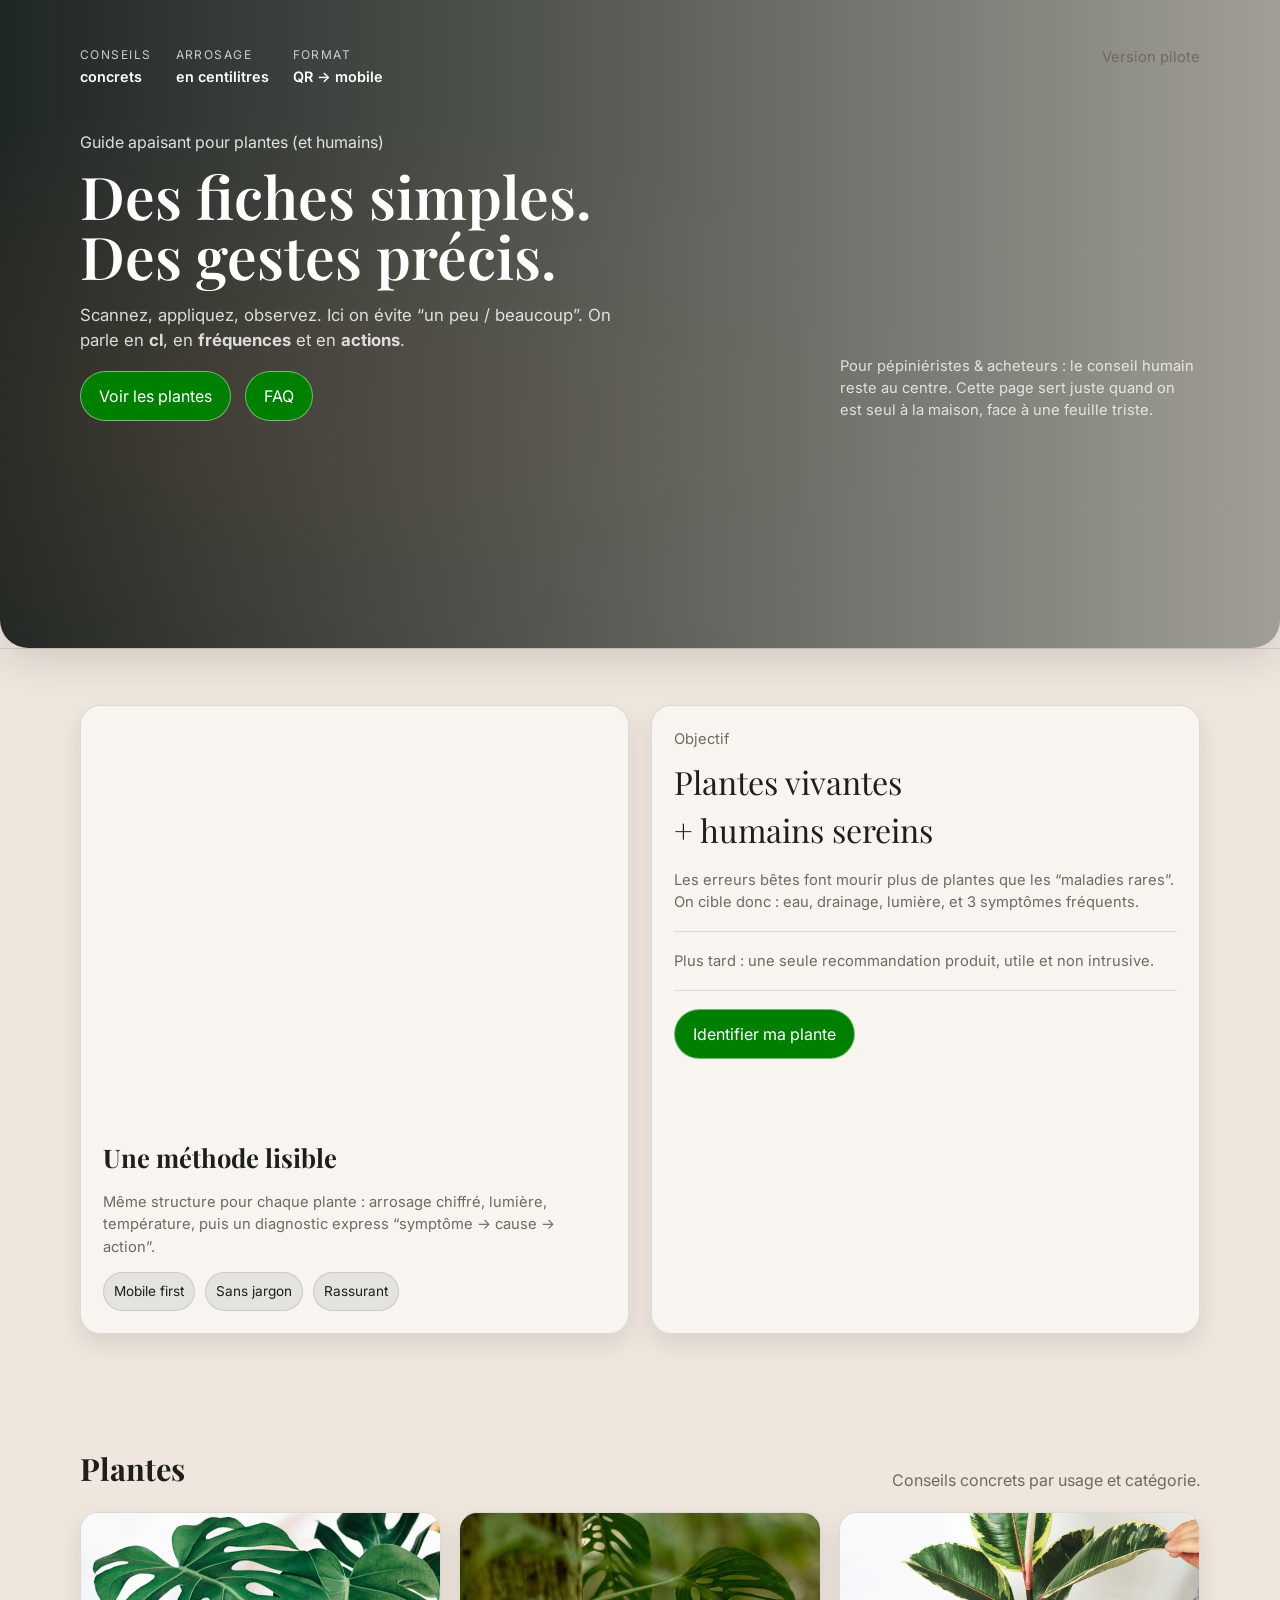
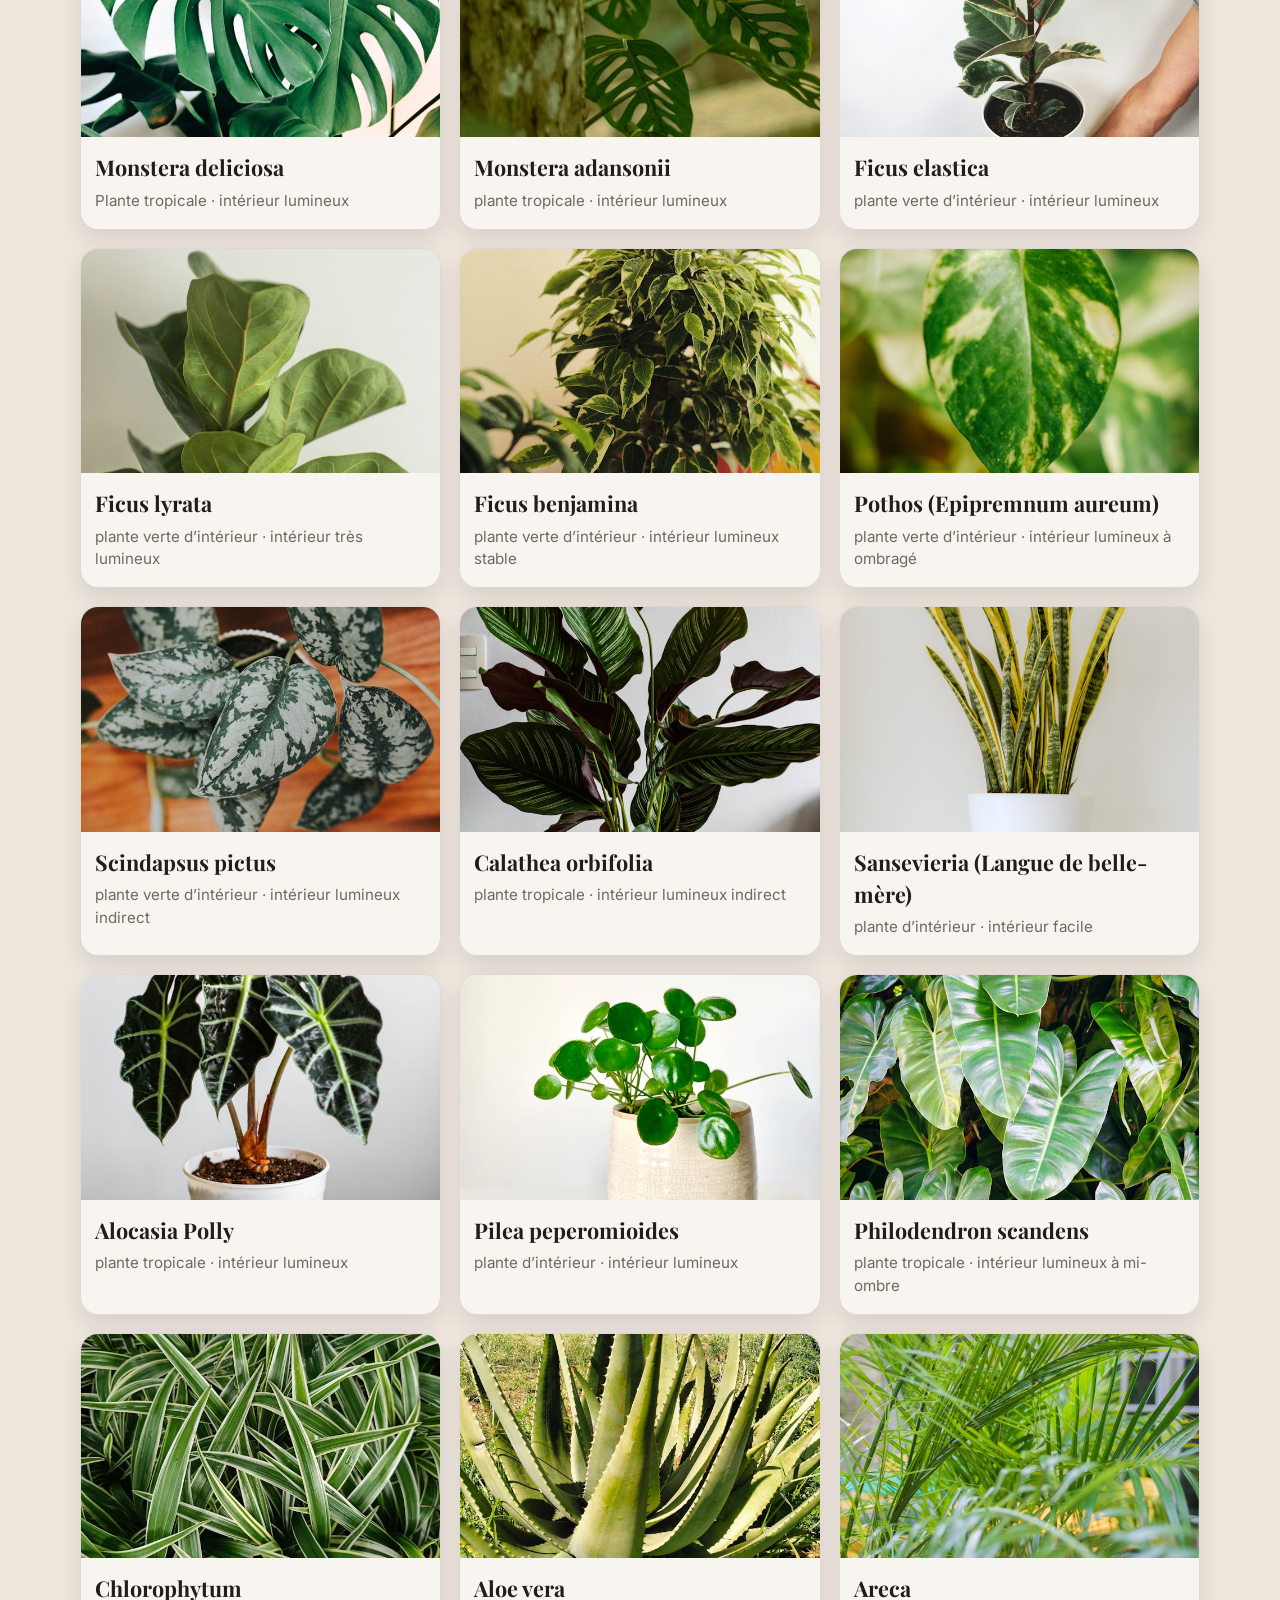
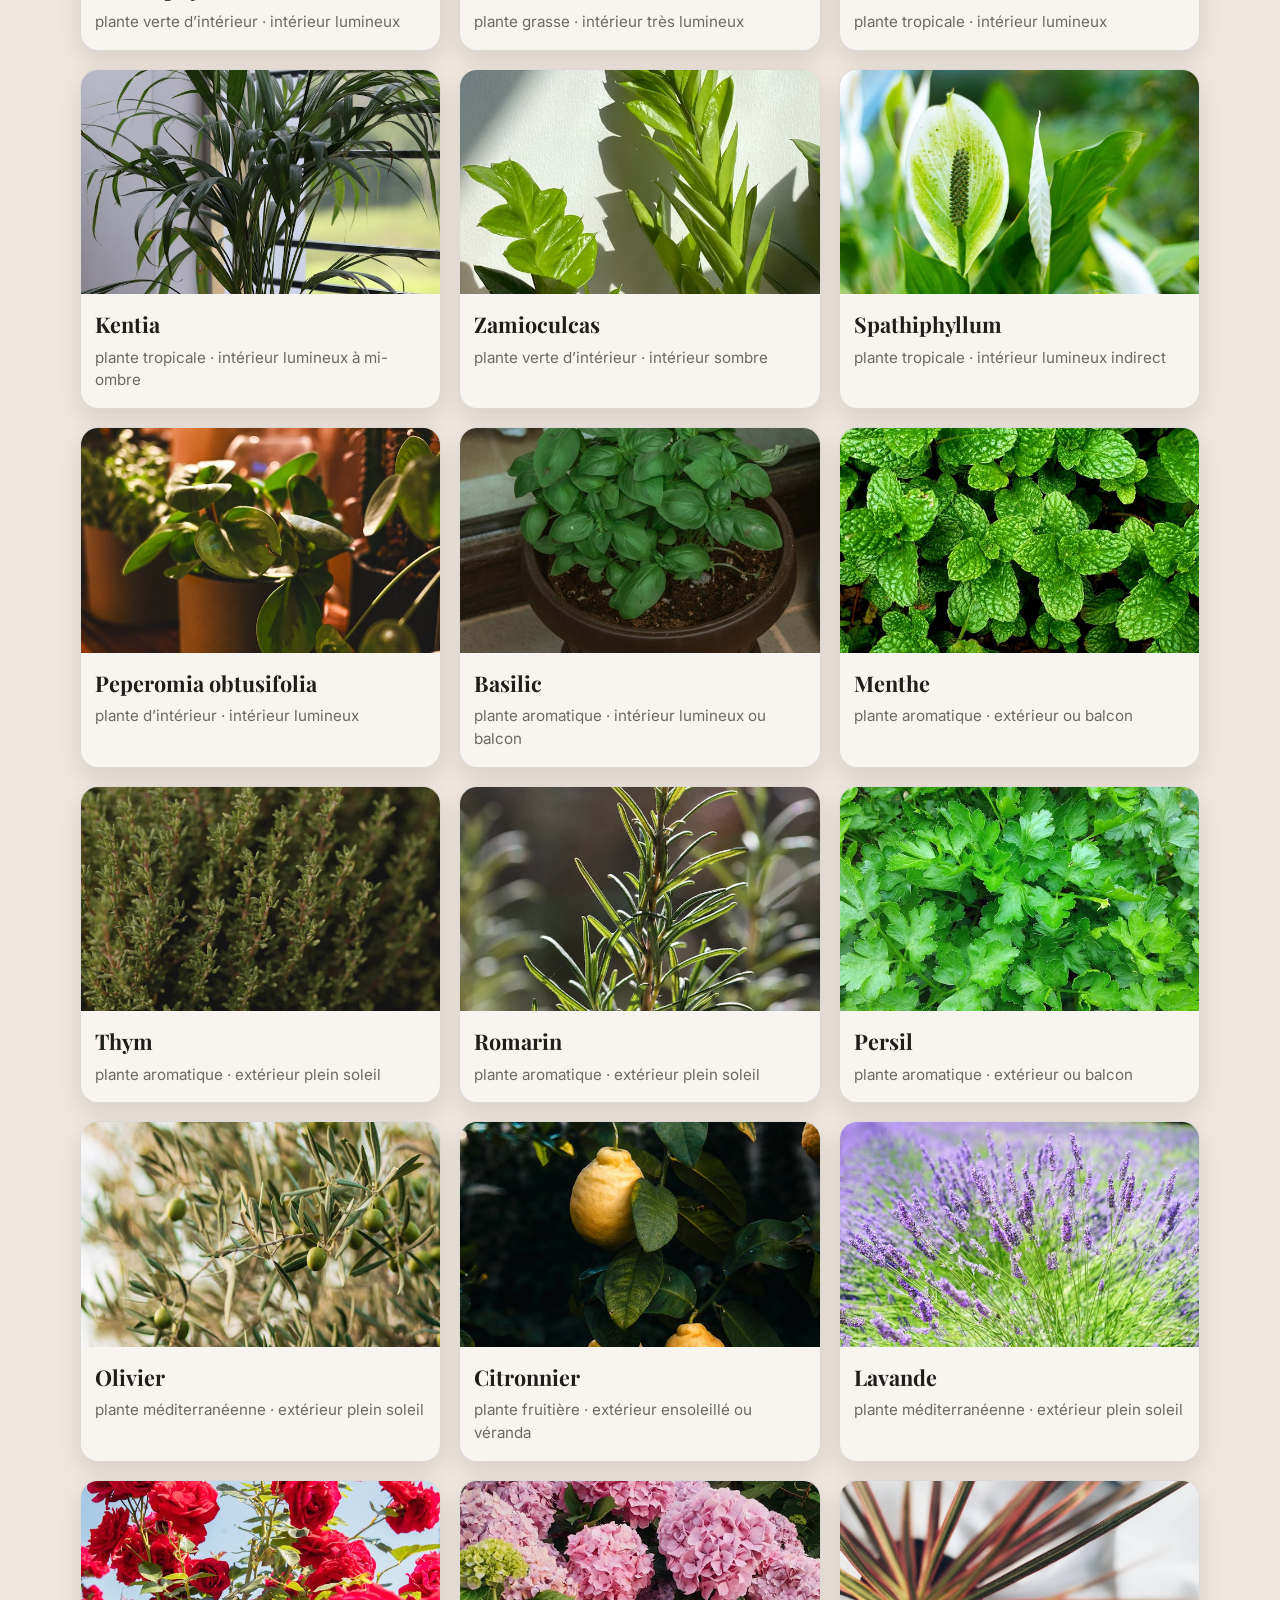
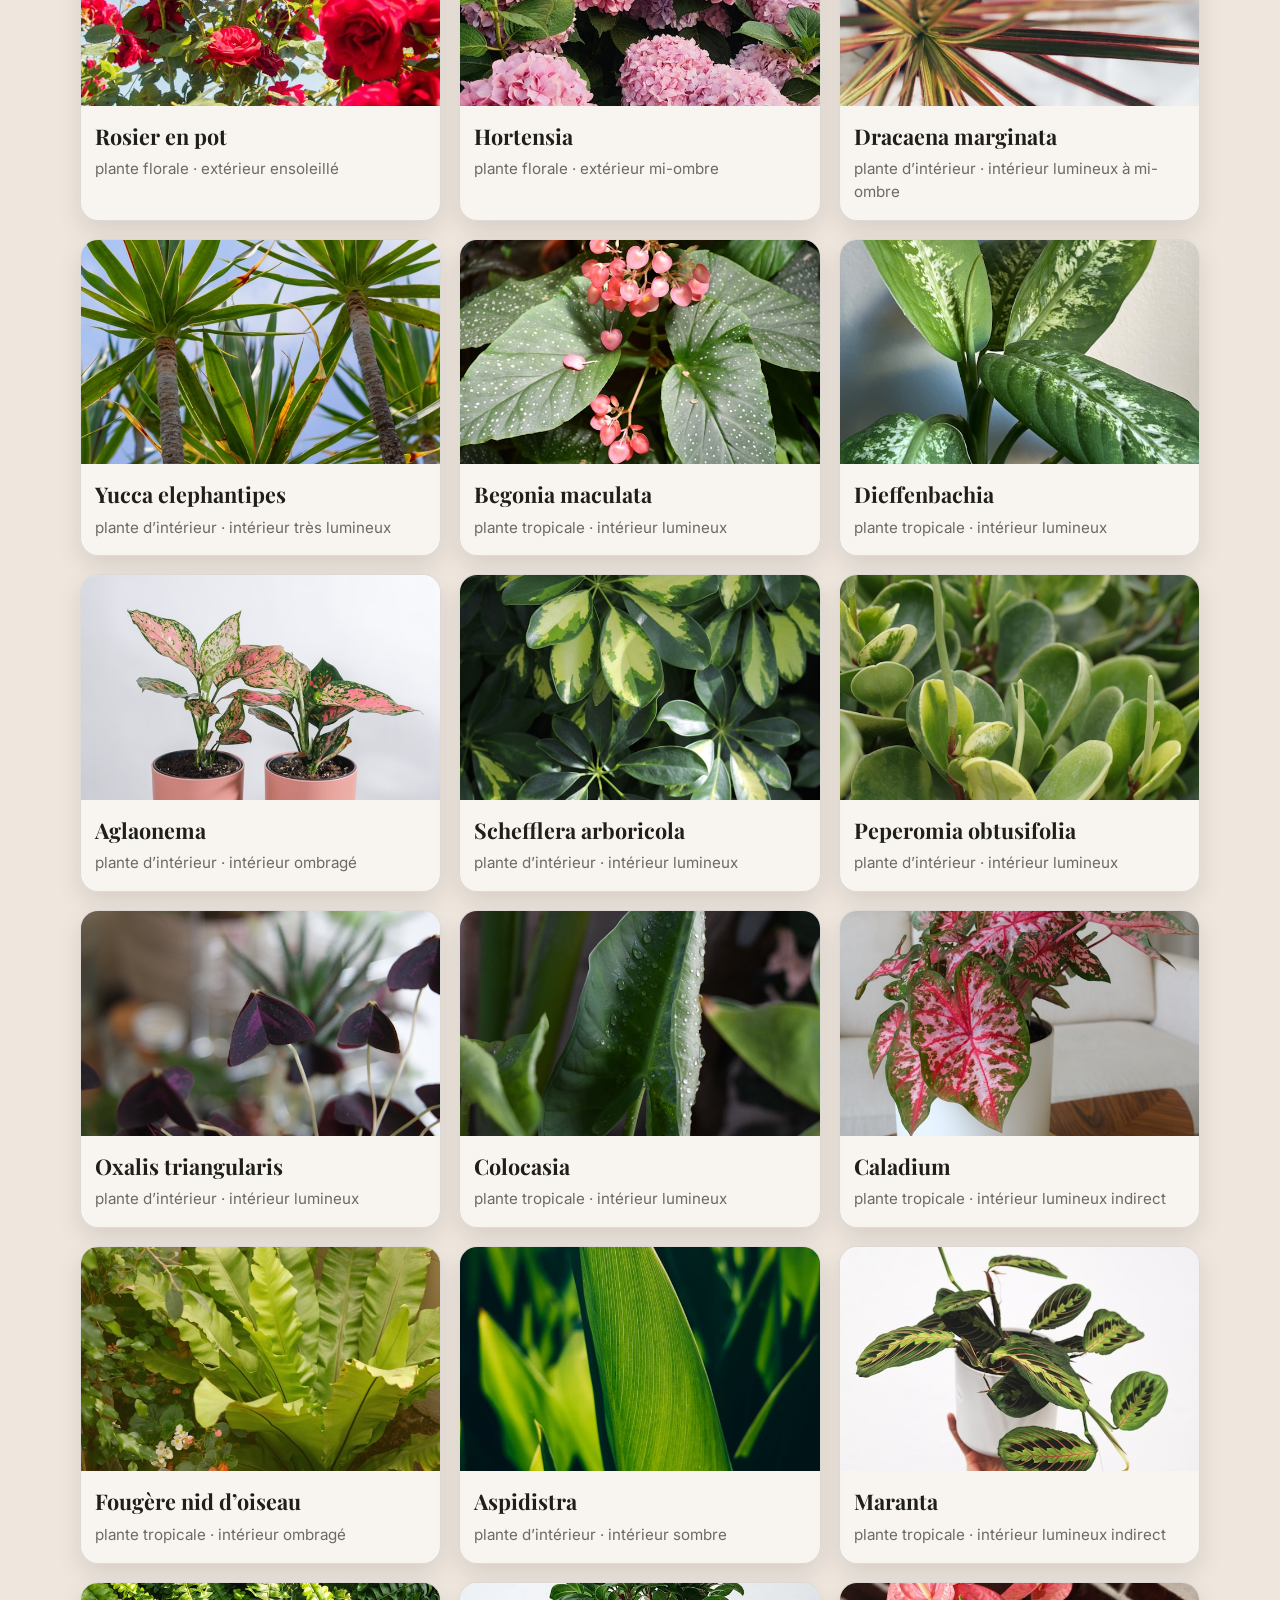
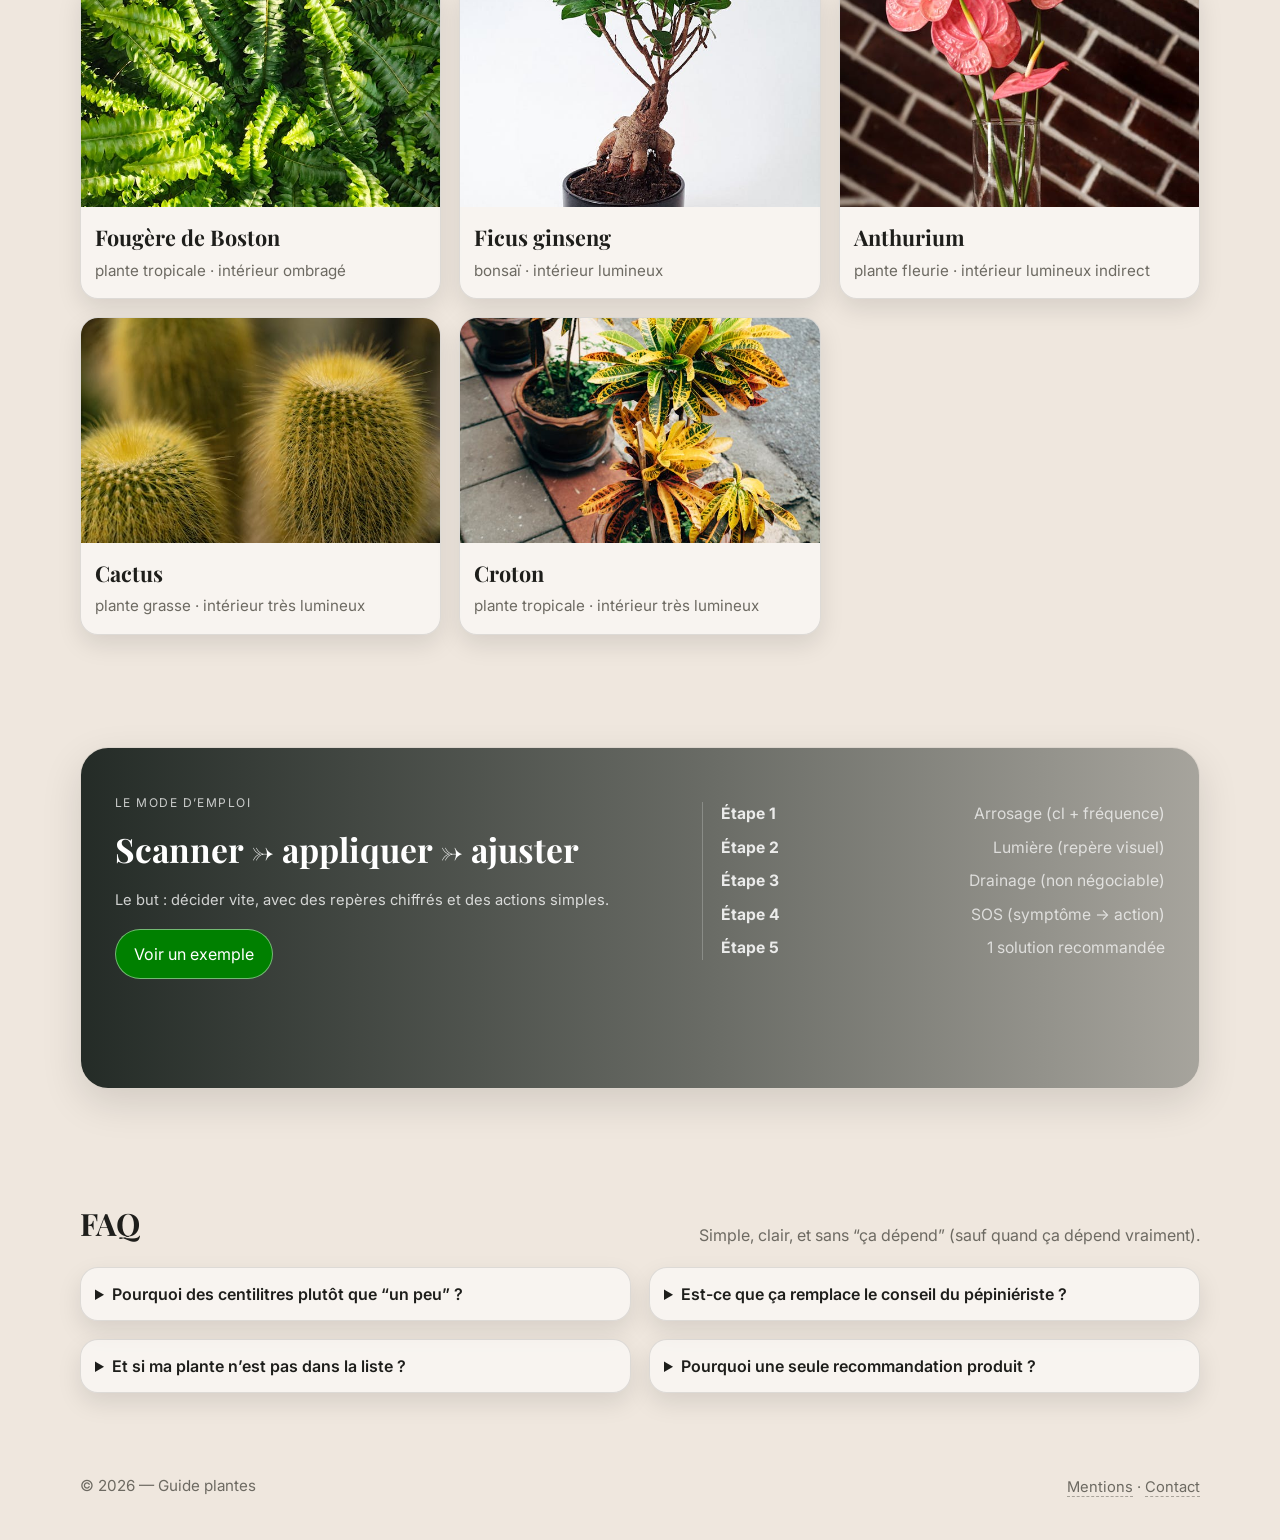
<file: index.html>
<!doctype html>
<html lang="fr">
<head>
  <meta charset="utf-8"/>
  <meta name="viewport" content="width=device-width, initial-scale=1"/>
  <title>Plantes — conseils concrets</title>

  <!-- Fonts -->
  <link rel="preconnect" href="https://fonts.googleapis.com">
  <link rel="preconnect" href="https://fonts.gstatic.com" crossorigin>
  <link href="https://fonts.googleapis.com/css2?family=Inter:wght@400;500;600&family=Playfair+Display:wght@500;600&display=swap" rel="stylesheet">

  <link rel="stylesheet" href="assets/css/style.css"/>
</head>
<body>

  <!-- HERO -->
  <header class="hero">
    <div class="heroMedia">
      <!-- Remplace l'URL par une image Unsplash (plante, ambiance sombre & calme) -->
      <div class="bg" style="background-image:url('https://images.unsplash.com/photo-1643730484055-abc29f2de73c?q=80&w=2942&auto=format&fit=crop&ixlib=rb-4.1.0&ixid=M3wxMjA3fDB8MHxwaG90by1wYWdlfHx8fGVufDB8fHx8fA%3D%3D?auto=format&fit=crop&w=2400&q=80');"></div>

      <div class="container heroContent">
        <div class="topbar">
          <div class="meta">
            <div><span class="kicker">Conseils</span><strong>concrets</strong></div>
            <div><span class="kicker">Arrosage</span><strong>en centilitres</strong></div>
            <div><span class="kicker">Format</span><strong>QR → mobile</strong></div>
          </div>
          <div class="small">Version pilote</div>
        </div>

        <div class="heroGrid">
          <div>
            <p class="brand">Guide apaisant pour plantes (et humains)</p>
            <h1>Des fiches simples.<br/>Des gestes précis.</h1>
            <p class="lead">
              Scannez, appliquez, observez. Ici on évite “un peu / beaucoup”.
              On parle en <strong>cl</strong>, en <strong>fréquences</strong> et en <strong>actions</strong>.
            </p>
            <div class="ctaRow">
              <a class="pill primary" href="#plantes">Voir les plantes</a>
              <a class="pill secondary" href="#faq">FAQ</a>
            </div>
          </div>

          <div class="heroAside">
            <p class="small" style="color:rgba(255,255,255,.78);margin:0">
              Pour pépiniéristes & acheteurs : le conseil humain reste au centre.
              Cette page sert juste quand on est seul à la maison, face à une feuille triste.
            </p>
          </div>
        </div>
      </div>
    </div>
  </header>

  <!-- SECTION: 2 cards like your example -->
  <section class="section">
    <div class="container">
      <div class="grid2">
        <article class="card">
          <div class="cardMedia" style="background-image:url('https://images.unsplash.com/photo-1680124744736-859f16257ef0?q=80&w=4140&auto=format&fit=crop&ixlib=rb-4.1.0&ixid=M3wxMjA3fDB8MHxwaG90by1wYWdlfHx8fGVufDB8fHx8fA%3D%3D?auto=format&fit=crop&w=1200&q=80');"></div>
          <div class="cardPad">
            <h2 class="cardTitle">Une méthode lisible</h2>
            <p class="small">
              Même structure pour chaque plante : arrosage chiffré, lumière, température,
              puis un diagnostic express “symptôme → cause → action”.
            </p>
            <div class="badgeRow">
              <span class="badge">Mobile first</span>
              <span class="badge">Sans jargon</span>
              <span class="badge">Rassurant</span>
            </div>
          </div>
        </article>

        <article class="card">
          <div class="cardPad">
            <p class="small" style="margin:0">Objectif</p>
            <div class="stat">Plantes vivantes<br/>+ humains sereins</div>
            <p class="small">
              Les erreurs bêtes font mourir plus de plantes que les “maladies rares”.
              On cible donc : eau, drainage, lumière, et 3 symptômes fréquents.
            </p>
            <div class="hr"></div>
            <p class="small" style="margin:0">
              Plus tard : une seule recommandation produit, utile et non intrusive.
            </p>  
            <div class="hr"></div>
            <a class="pill" href="https://chatgpt.com/g/g-69a554bd88b481919793c8d10f675f50-vegecode" target="_blank" rel="noopener">
              Identifier ma plante
            </a>
          </div>
        </article>
      </div>
    </div>
  </section>

  <!-- PLANTS GRID -->
  <section class="section" id="plantes">
    <div class="container">
      <div class="sectionHeader">
        <h2 class="sectionTitle">Plantes</h2>
        <p class="sectionSub">Conseils concrets par usage et catégorie.</p>
      </div>

      <div class="plantGrid" id="plantList"></div>
    </div>
  </section>

  <script>
  fetch("data/plantes.json")
  .then(res => res.json())
  .then(data => {

    const list = document.getElementById("plantList");

    data.forEach(plante => {

      const card = `
        <a class="plantCard" href="plante.html?slug=${plante.slug}">
          <div class="thumb" style="background-image:url('${plante.image || "assets/images/placeholder.jpg"}')"></div>
          <div class="info">
            <h3>${plante.nom}</h3>
            <p>${plante.categorie} · ${plante.usage}</p>
          </div>
        </a>
      `;

      list.innerHTML += card;
    });

  });
  </script>

  <!-- DARK BAND like “Program flow” -->
  <section class="section">
    <div class="container">
      <div class="band">
        <div class="bandMedia">
          <div class="bg" style="background-image:url('https://images.unsplash.com/photo-1441974231531-c6227db76b6e?auto=format&fit=crop&w=2400&q=80');"></div>
          <div class="bandInner">
            <div>
              <p class="kicker">Le mode d’emploi</p>
              <h2>Scanner → appliquer → ajuster</h2>
              <p class="small" style="color:rgba(255,255,255,.78)">
                Le but : décider vite, avec des repères chiffrés et des actions simples.
              </p>
              <div class="ctaRow">
                <a class="pill primary" href="https://joankrugg.github.io/vegecode/plante.html?slug=basilic">Voir un exemple</a>
              </div>
            </div>

            <div class="list">
              <div class="row"><strong>Étape 1</strong><span>Arrosage (cl + fréquence)</span></div>
              <div class="row"><strong>Étape 2</strong><span>Lumière (repère visuel)</span></div>
              <div class="row"><strong>Étape 3</strong><span>Drainage (non négociable)</span></div>
              <div class="row"><strong>Étape 4</strong><span>SOS (symptôme → action)</span></div>
              <div class="row"><strong>Étape 5</strong><span>1 solution recommandée</span></div>
            </div>

          </div>
        </div>
      </div>
    </div>
  </section>

  <!-- FAQ -->
  <section class="section" id="faq">
    <div class="container">
      <div class="sectionHeader">
        <h2 class="sectionTitle">FAQ</h2>
        <p class="sectionSub">Simple, clair, et sans “ça dépend” (sauf quand ça dépend vraiment).</p>
      </div>

      <div class="faq">
        <details>
          <summary>Pourquoi des centilitres plutôt que “un peu” ?</summary>
          <p>Parce que “un peu” dépend du pot, de la saison et de la main de chacun. Un volume chiffré, c’est reproductible.</p>
        </details>
        <details>
          <summary>Est-ce que ça remplace le conseil du pépiniériste ?</summary>
          <p>Non. Ça prolonge le conseil quand tu es chez toi et que tu doutes.</p>
        </details>
        <details>
          <summary>Et si ma plante n’est pas dans la liste ?</summary>
          <p>Commence par la grille d’arrosage liée au pot, puis ajuste avec les symptômes. On ajoute les fiches au fur et à mesure.</p>
        </details>
        <details>
          <summary>Pourquoi une seule recommandation produit ?</summary>
          <p>Pour rester crédible. Une solution utile, pas un supermarché.</p>
        </details>
      </div>
    </div>
  </section>

  <footer class="footer">
    <div class="container">
      <div class="footerRow">
        <div>© <span id="y"></span> — Guide plantes</div>
        <div class="small">
          <a href="#">Mentions</a> · <a href="#">Contact</a>
        </div>
      </div>
    </div>
  </footer>

  <script>
    document.getElementById('y').textContent = new Date().getFullYear();
  </script>
</body>
</html>
</file>
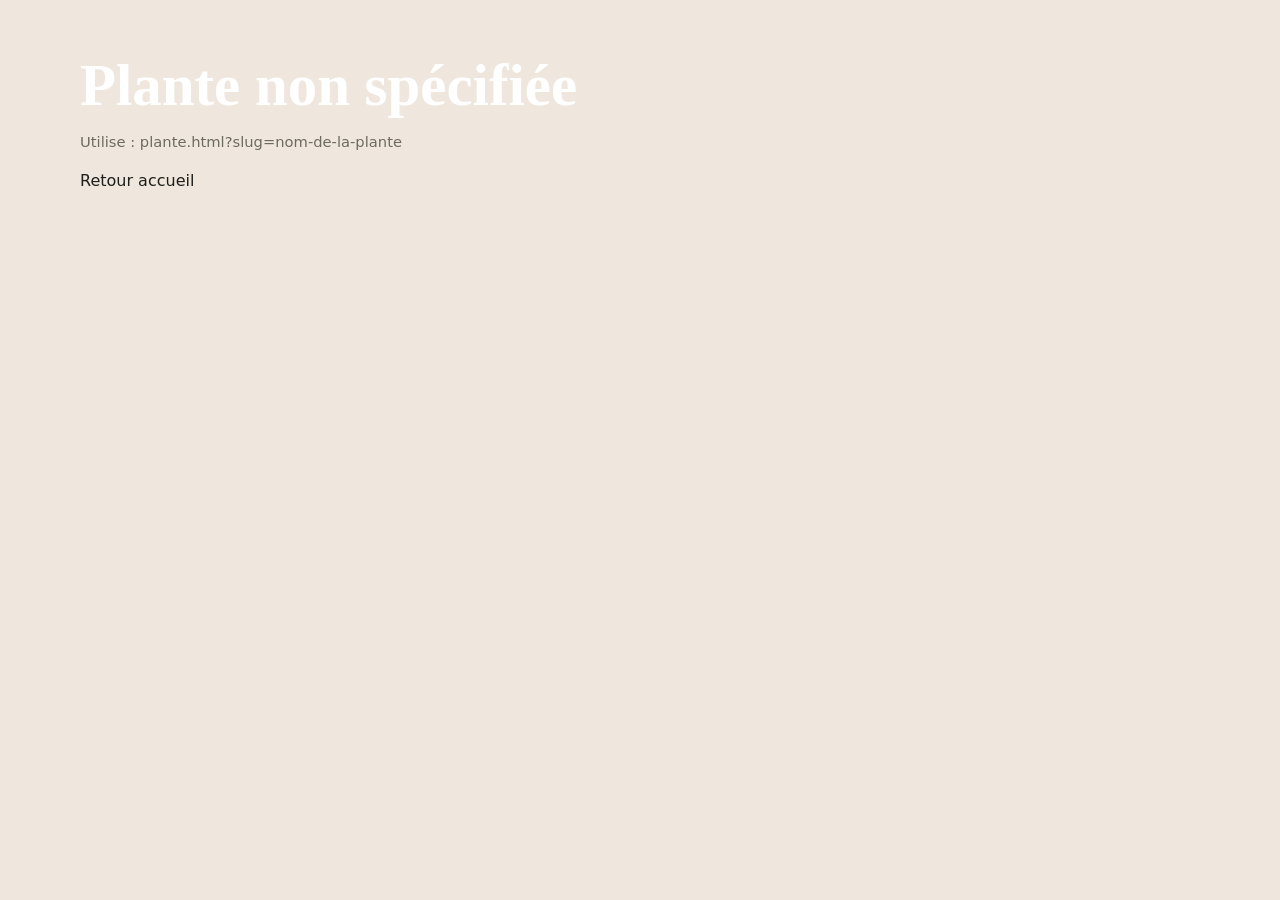
<file: plante.html>
<!doctype html>
<html lang="fr">
<head>
  <meta charset="utf-8" />
  <meta name="viewport" content="width=device-width, initial-scale=1" />
  <title>Plante</title>
  <meta name="description" content="Fiche plante pratique avec arrosage chiffré et conseils concrets." />
  <link rel="stylesheet" href="assets/css/style.css" />
</head>
<body>
  <div class="container" id="app">
    <section class="section">
      <p class="small">Chargement…</p>
    </section>
  </div>

  <script>
    (async function () {
      const app = document.getElementById("app");
      const params = new URLSearchParams(window.location.search);
      const slug = params.get("slug");

      function renderError(title, details) {
        app.innerHTML = `
          <section class="section">
            <h1>${title}</h1>
            <p class="small">${details || ""}</p>
            <p><a href="index.html">Retour accueil</a></p>
          </section>
        `;
      }

      if (!slug) {
        renderError("Plante non spécifiée", "Utilise : plante.html?slug=nom-de-la-plante");
        return;
      }

      try {
        const res = await fetch("data/plantes.json", { cache: "no-store" });
        const data = await res.json();

        const plante = data.find(p => p && p.slug === slug);
        if (!plante) {
          renderError("Plante introuvable", `Slug demandé : ${slug}`);
          return;
        }

        document.title = `${plante.nom || "Plante"} — mode d’emploi`;

        // IMAGE
        const image =
          (typeof plante.image === "string" && plante.image) ||
          (plante.image && plante.image.url) ||
          "assets/images/placeholder.jpg";

        // CHIPS
        const chipsHtml = (plante.chips || [])
          .map(c => `<span class="chip">${c}</span>`)
          .join("");

        // BONUS CHIPS
        const extraChips = `
          ${plante.difficulte ? `<span class="chip">niveau : ${plante.difficulte}</span>` : ""}
          ${plante.toxicite?.animaux ? `<span class="chip danger">toxique animaux</span>` : ""}
        `;

        // ARROSAGE
        const arrosageHtml = (plante.arrosage || [])
          .map(a => {
            if ("pot_cm" in a) {
              return `
                <tr>
                  <td>${a.pot_cm} cm</td>
                  <td><strong>${a.dose_cl} cl</strong></td>
                  <td>tous les ${a.freq_jours} jours</td>
                </tr>
              `;
            }
            return `
              <tr>
                <td>${a.pot || ""}</td>
                <td><strong>${a.dose || ""}</strong></td>
                <td>${a.freq || ""}</td>
              </tr>
            `;
          })
          .join("");

        // AJUSTEMENTS
        const ajustementsHtml = (plante.ajustements || [])
          .map(a => `
            <p>
              <strong>${a.titre || a.condition || ""}</strong><br>
              <span class="small">${a.desc || a.action || ""}</span>
            </p>
          `)
          .join("");

        // SOS
        const sosHtml = (plante.sos || [])
          .map(s => {
            if (s.probleme) {
              return `
                <details>
                  <summary>${s.probleme}</summary>
                  <p><strong>Cause :</strong> ${s.cause || ""}</p>
                  <p><strong>Solution :</strong> ${s.solution || ""}</p>
                </details>
              `;
            }
            return `
              <details>
                <summary>${s.q || ""}</summary>
                <p>${s.a || ""}</p>
              </details>
            `;
          })
          .join("");

        // CONDITIONS
        const lumiere =
          plante.conditions?.lumiere
            ? `${plante.conditions.lumiere.type || ""} (${plante.conditions.lumiere.intensite || ""})`
            : plante.lumiere || "";

        const temperature =
          plante.conditions?.temperature
            ? `${plante.conditions.temperature.min}°C à ${plante.conditions.temperature.max}°C`
            : plante.temperature || "";

        const usage = Array.isArray(plante.usage)
          ? plante.usage.join(", ")
          : (plante.usage || "");

        app.innerHTML = `
          <div class="small"><a href="index.html">← Retour</a></div>

          <section class="plantHero">
            <div class="plantHeroMedia">
              <div class="bg" style="background-image:url('${image}')"></div>
              <div class="plantHeroContent">
                <div class="kicker">${plante.categorie || ""}</div>
                <h1>${plante.nom || ""}</h1>

                <div class="chips">
                  ${chipsHtml}
                  ${extraChips}
                </div>

                <p class="white">${plante.intro || ""}</p>
              </div>
            </div>
          </section>

          <section class="section">
            <h2>Arrosage</h2>
            <table class="table">
              <thead>
                <tr><th>Pot</th><th>Dose</th><th>Fréquence</th></tr>
              </thead>
              <tbody>${arrosageHtml}</tbody>
            </table>

            <div class="callout">
              <strong>Risque :</strong> ${plante.risque_principal || ""}
            </div>
          </section>

          <section class="section">
            <h2>Ajustements</h2>
            ${ajustementsHtml || "<p class='small'>Aucun</p>"}
          </section>

          <section class="section">
            <div class="grid2">
              <div class="card"><div class="cardPad">
                <h2>Lumière</h2>
                <p class="small">${lumiere}</p>
              </div></div>

              <div class="card"><div class="cardPad">
                <h2>Température</h2>
                <p class="small">${temperature}</p>
              </div></div>
            </div>
          </section>

          <section class="section">
            <h2>SOS</h2>
            <div class="faq">${sosHtml}</div>
          </section>

          <section class="section">
            <h2>Infos</h2>
            <div class="small">
              Usage : ${usage} ·
              Climat : ${plante.climat_reference || ""} ·
              Saison : ${plante.saison_reference || ""}
            </div>
          </section>
        `;
      } catch (e) {
        renderError("Erreur", e.message);
      }
    })();
  </script>
</body>
</html>
</file>
<file: assets/css/style.css>
:root{
  --bg: #EFE7DE;          /* crème */
  --ink: #1E1E1B;         /* noir doux */
  --muted: #6D6A62;       /* gris chaud */
  --line: rgba(30,30,27,.12);

  --forest: #0E1713;      /* vert très sombre */
  --forest2:#102018;      /* overlay */
  --sage: #7A8F7B;        /* accents doux */
  --terra: #C46A4A;       /* accent terracotta */

  --radius: 20px;
  --radius2: 28px;

  --shadow: 0 14px 40px rgba(0,0,0,.12);
  --shadow2: 0 10px 24px rgba(0,0,0,.10);

  --serif: "Playfair Display", serif;
  --sans: "Inter", system-ui, -apple-system, Segoe UI, Roboto, Arial, sans-serif;
}

*{box-sizing:border-box}
html,body{margin:0;padding:0}
body{
  background:var(--bg);
  color:var(--ink);
  font-family:var(--sans);
  line-height:1.5;
}
a{color:inherit;text-decoration:none}
img{max-width:100%;display:block}
.container{width:min(1120px, calc(100% - 40px)); margin:0 auto;}
.white{font-size:.92rem;color:white;}
.small{font-size:.92rem;color:var(--muted)}
.kicker{letter-spacing:.12em;text-transform:uppercase;font-size:.75rem;color:rgba(255,255,255,.75)}
.hr{height:1px;background:var(--line);margin:18px 0}

/* Topbar */
.topbar{
  display:flex;gap:18px;justify-content:space-between;align-items:flex-start;
  padding:18px 0 0;
  color:rgba(255,255,255,.85);
  font-size:.9rem;
}
.topbar .meta{
  display:flex;gap:24px;flex-wrap:wrap;align-items:flex-start;
}
.topbar .meta div{display:flex;flex-direction:column;gap:2px}
.topbar .meta strong{font-weight:600;color:#fff}

/* Hero */
.hero{
  position:relative;
  border-bottom:1px solid var(--line);
}
.heroMedia{
  position:relative;
  min-height:72vh;
  border-radius:0 0 var(--radius2) var(--radius2);
  overflow:hidden;
  box-shadow:var(--shadow);
}
.heroMedia::before{
  content:"";
  position:absolute;inset:0;
  background:linear-gradient(90deg, rgba(14,23,19,.92) 0%, rgba(14,23,19,.70) 42%, rgba(14,23,19,.35) 100%);
  z-index:1;
}
.heroMedia::after{
  content:"";
  position:absolute;inset:0;
  background:radial-gradient(1200px 520px at 18% 65%, rgba(196,106,74,.10), transparent 60%);
  z-index:1;
}
.heroMedia .bg{
  position:absolute;inset:0;
  background-size:cover;
  background-position:center;
  filter:saturate(1.05) contrast(1.02);
}
.heroContent{
  position:relative;z-index:2;
  padding:28px 0 38px;
}
.heroGrid{
  display:grid;
  grid-template-columns: 1.2fr .8fr;
  gap:32px;
  align-items:end;
  padding:42px 0 46px;
}
.brand{
  color:rgba(255,255,255,.85);
  font-size:1rem;
  margin:0 0 12px;
}
h1{
  font-family:var(--serif);
  color:#fff;
  margin:0 0 12px;
  font-size:clamp(2.4rem, 4.6vw, 4.1rem);
  line-height:1.02;
  font-weight:600;
}
.lead{
  color:rgba(255,255,255,.82);
  font-size:1.05rem;
  max-width:52ch;
}
.ctaRow{
  display:flex;gap:14px;align-items:center;justify-content:flex-start;flex-wrap:wrap;
  margin-top:18px;
}
.pill{
  display:inline-flex;align-items:center;justify-content:center;
  padding:12px 18px;
  border-radius:999px;
  border:1px solid rgba(255,255,255,.45);
  color:#fff;
  backdrop-filter: blur(6px);
  transition:transform .12s ease, background .12s ease, border-color .12s ease;
}
.pill:hover{transform:translateY(-1px);border-color:rgba(255,255,255,.75)}
.pill.primary{
  background:rgba(255,255,255,.10);
}
.pill.secondary{
  background:rgba(0,0,0,.10);
}
.heroAside{
  color:rgba(255,255,255,.82);
  font-size:.95rem;
  justify-self:end;
  max-width:36ch;
}

/* Sections */
.section{
  padding:56px 0;
}
.sectionHeader{
  display:flex;align-items:flex-end;justify-content:space-between;gap:18px;flex-wrap:wrap;
  margin-bottom:20px;
}
.sectionTitle{
  font-family:var(--serif);
  font-size:clamp(1.6rem, 2.4vw, 2.2rem);
  margin:0;
}
.sectionSub{color:var(--muted);max-width:65ch;margin:0}

/* Cards */
.grid2{
  display:grid;grid-template-columns:1fr 1fr;gap:22px;
}
.card{
  background:rgba(255,255,255,.55);
  border:1px solid var(--line);
  border-radius:var(--radius);
  overflow:hidden;
  box-shadow:var(--shadow2);
}
.cardPad{padding:22px}
.cardMedia{
  aspect-ratio: 4/3;
  background-size:cover;background-position:center;
}
.cardTitle{
  font-family:var(--serif);
  margin:0 0 8px;
  font-size:1.6rem;
}
.stat{
  font-family:var(--serif);
  font-size:2rem;
  margin:8px 0 0;
}
.badgeRow{display:flex;gap:10px;flex-wrap:wrap;margin-top:12px}
.badge{
  font-size:.85rem;color:var(--ink);
  background:rgba(122,143,123,.16);
  border:1px solid rgba(122,143,123,.26);
  padding:8px 10px;border-radius:999px;
}

/* Plant list */
.plantGrid{
  display:grid;
  grid-template-columns:repeat(3, 1fr);
  gap:18px;
}
.plantCard{
  background:rgba(255,255,255,.55);
  border:1px solid var(--line);
  border-radius:18px;
  overflow:hidden;
  box-shadow:var(--shadow2);
  transition:transform .14s ease;
}
.plantCard:hover{transform:translateY(-2px)}
.plantCard .thumb{
  aspect-ratio: 16/10;
  background-size:cover;background-position:center;
}
.plantCard .info{padding:14px 14px 16px}
.plantCard h3{
  font-family:var(--serif);
  margin:0 0 6px;
  font-size:1.35rem;
}
.plantCard p{margin:0;color:var(--muted);font-size:.95rem}

/* Dark band section */
.band{
  border-radius:var(--radius2);
  overflow:hidden;
  box-shadow:var(--shadow);
  border:1px solid rgba(0,0,0,.08);
}
.bandMedia{
  position:relative;
  min-height:340px;
}
.bandMedia::before{
  content:"";
  position:absolute;inset:0;
  background:linear-gradient(90deg, rgba(14,23,19,.90) 0%, rgba(14,23,19,.60) 55%, rgba(14,23,19,.32) 100%);
  z-index:1;
}
.bandMedia .bg{position:absolute;inset:0;background-size:cover;background-position:center}
.bandInner{
  position:relative;z-index:2;
  padding:34px;
  display:grid;grid-template-columns:1.1fr .9fr;gap:22px;align-items:center;
  color:rgba(255,255,255,.86);
}
.bandInner h2{
  font-family:var(--serif);
  color:#fff;
  margin:0 0 10px;
  font-size:2.1rem;
}
.bandInner .list{
  display:grid;gap:10px;
  border-left:1px solid rgba(255,255,255,.22);
  padding-left:18px;
}
.bandInner .row{
  display:flex;justify-content:space-between;gap:12px;
  font-size:.98rem;
}
.bandInner .row span{color:rgba(255,255,255,.70)}

/* FAQ */
.faq{
  display:grid;grid-template-columns:1fr 1fr;gap:18px;
}
details{
  background:rgba(255,255,255,.55);
  border:1px solid var(--line);
  border-radius:18px;
  padding:14px 14px;
  box-shadow:var(--shadow2);
}
summary{
  cursor:pointer;
  font-weight:600;
}
details p{margin:10px 0 0;color:var(--muted)}

/* Footer */
.footer{
  padding:26px 0 42px;
  color:var(--muted);
  font-size:.95rem;
}
.footerRow{
  display:flex;gap:16px;align-items:center;justify-content:space-between;flex-wrap:wrap;
}
.footer a{border-bottom:1px dashed rgba(109,106,98,.55)}
.footer a:hover{border-bottom-color:rgba(109,106,98,.95)}

/* Plant page specific */
.plantHero{
  margin-top:22px;
  border-radius:var(--radius2);
  overflow:hidden;
  box-shadow:var(--shadow);
  border:1px solid rgba(0,0,0,.08);
}
.plantHeroMedia{
  position:relative;
  min-height:54vh;
}
.plantHeroMedia::before{
  content:"";
  position:absolute;inset:0;
  background:linear-gradient(180deg, rgba(14,23,19,.72) 0%, rgba(14,23,19,.45) 45%, rgba(14,23,19,.78) 100%);
  z-index:1;
}
.plantHeroMedia .bg{position:absolute;inset:0;background-size:cover;background-position:center}
.plantHeroContent{
  position:relative;z-index:2;
  padding:22px;
  display:flex;flex-direction:column;gap:10px;
  color:rgba(255,255,255,.86);
}
.plantHeroContent h1{margin:0;font-size:clamp(2rem, 4vw, 3.2rem)}
.chips{display:flex;gap:10px;flex-wrap:wrap}
.chip{
  padding:8px 10px;border-radius:999px;
  border:1px solid rgba(255,255,255,.28);
  background:rgba(0,0,0,.14);
  color:rgba(255,255,255,.88);
  font-size:.9rem;
}

.ruleGrid{
  display:grid;grid-template-columns: 1.1fr .9fr;gap:22px;
}
.table{
  width:100%;
  border-collapse:collapse;
  overflow:hidden;
  border-radius:16px;
  border:1px solid var(--line);
  background:rgba(255,255,255,.55);
  box-shadow:var(--shadow2);
}
.table th,.table td{
  padding:12px 12px;
  border-bottom:1px solid var(--line);
  text-align:left;
  font-size:.98rem;
}
.table th{font-weight:600}
.table tr:last-child td{border-bottom:none}
.callout{
  background:rgba(196,106,74,.08);
  border:1px solid rgba(196,106,74,.20);
  border-radius:18px;
  padding:14px;
  color:var(--ink);
}
.callout strong{font-weight:700}
.solution{
  background:rgba(122,143,123,.12);
  border:1px solid rgba(122,143,123,.24);
  border-radius:18px;
  padding:16px;
  display:flex;flex-direction:column;gap:10px;
}
.solution .pill{color:var(--ink);border-color:rgba(30,30,27,.22);background:rgba(255,255,255,.45)}
.solution .pill:hover{border-color:rgba(30,30,27,.45)}

.ctaRow .pill {background: green;}
.cardPad .pill {background: green;}
#generateQrBtn {background: green;}
/* Responsive */
@media (max-width: 940px){
  .heroGrid{grid-template-columns:1fr;align-items:start}
  .heroAside{justify-self:start;max-width:60ch}
  .grid2{grid-template-columns:1fr}
  .plantGrid{grid-template-columns:repeat(2,1fr)}
  .bandInner{grid-template-columns:1fr}
  .faq{grid-template-columns:1fr}
  .ruleGrid{grid-template-columns:1fr}
}
@media (max-width: 520px){
  .plantGrid{grid-template-columns:1fr}
  .topbar .meta{gap:14px}
}
</file>
